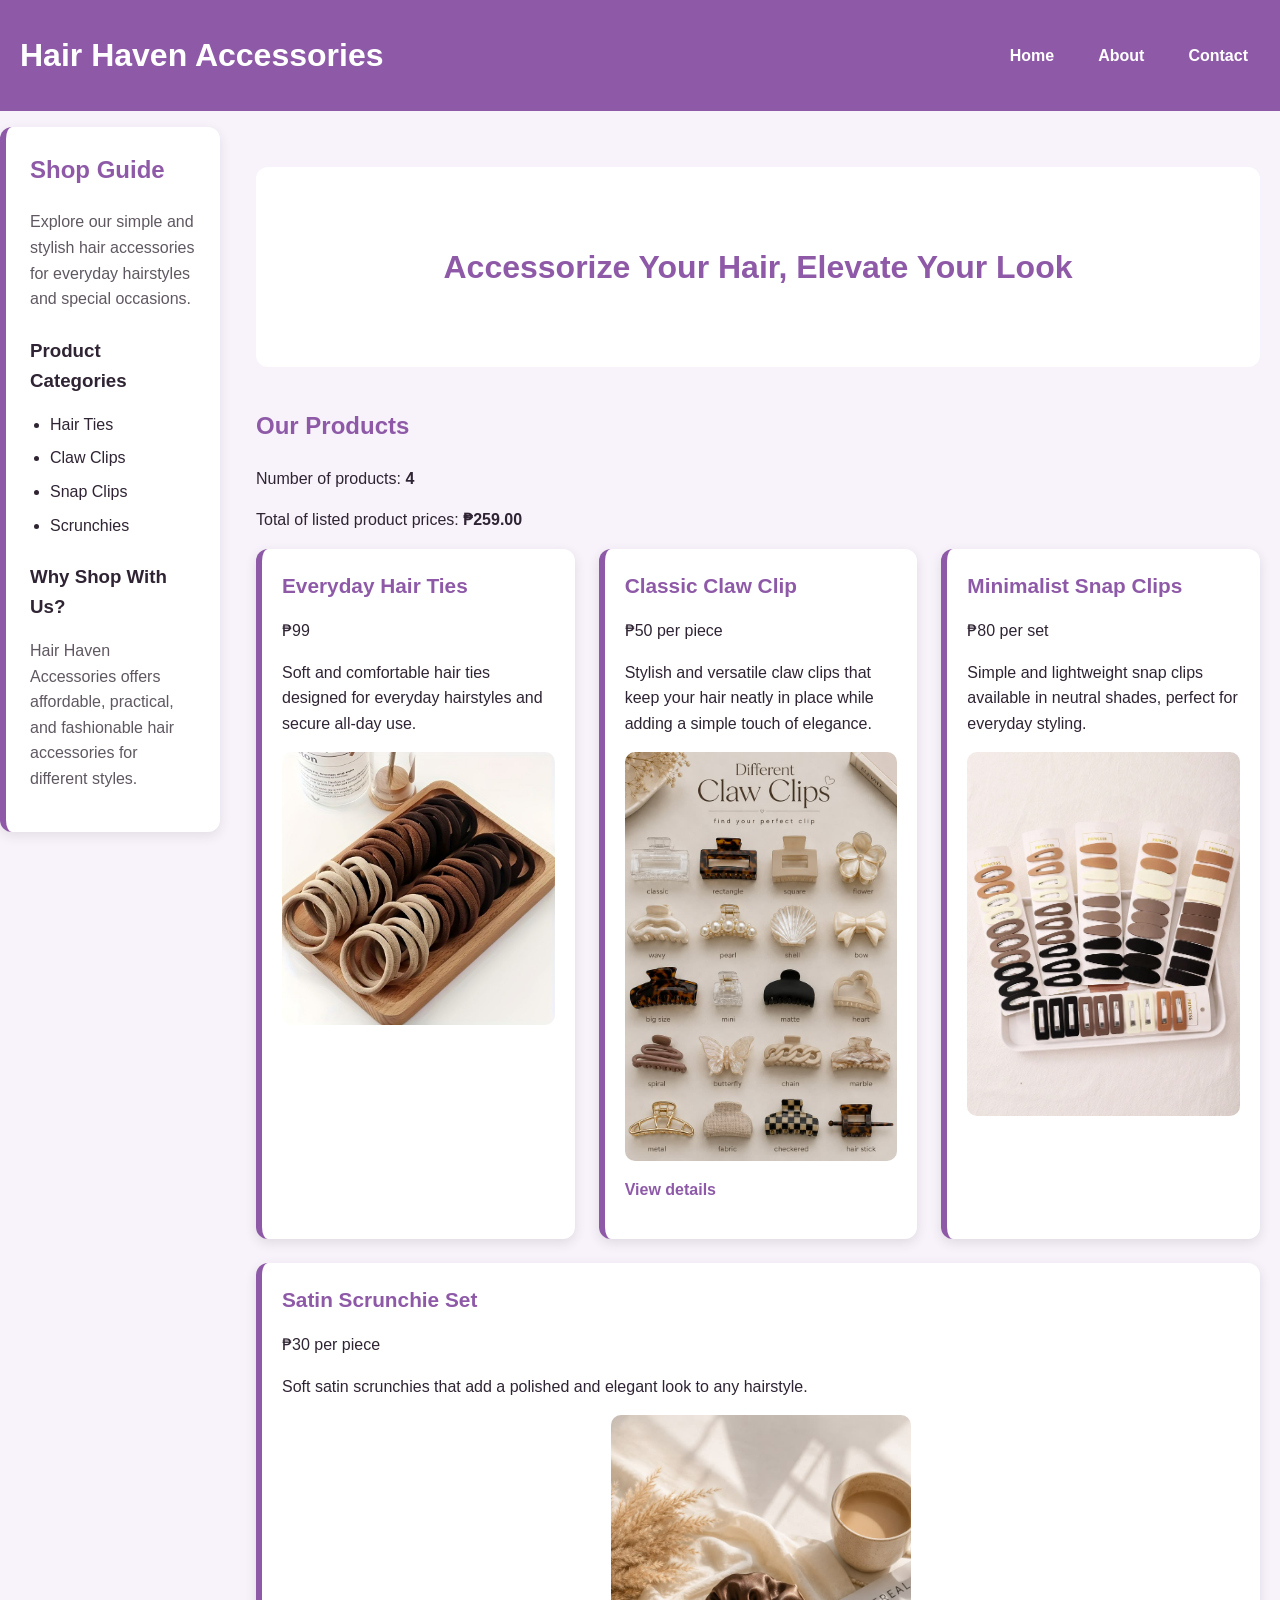
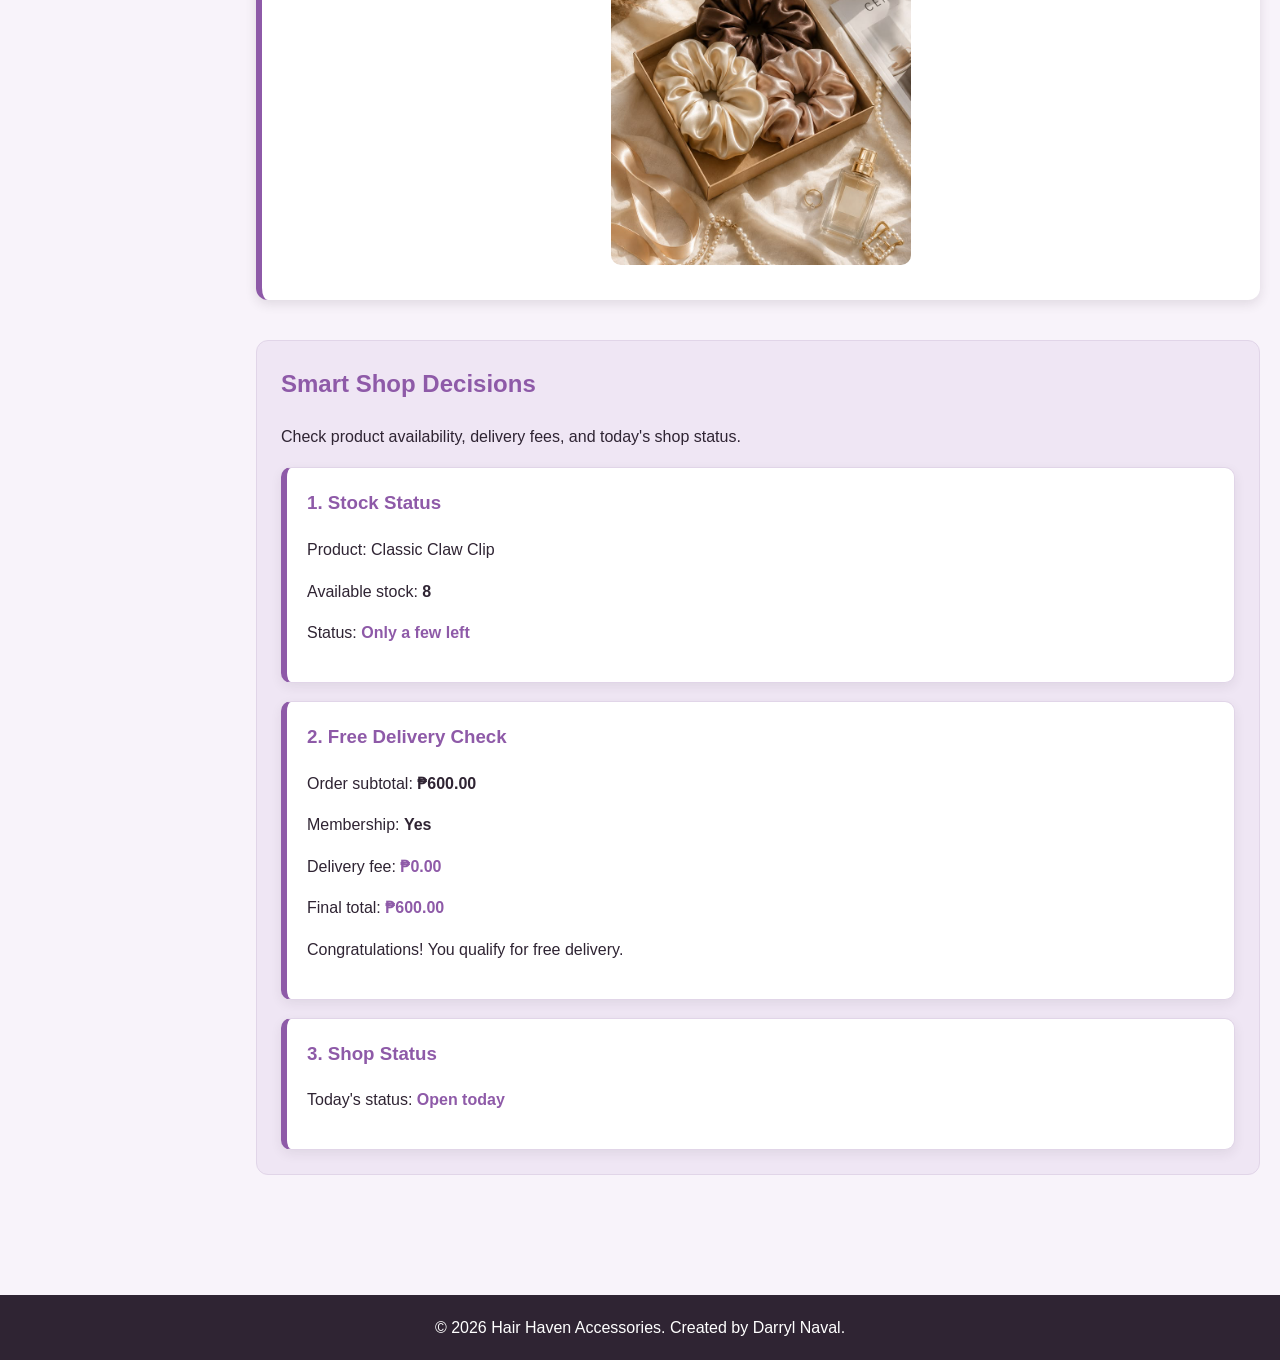
<file: index.html>
<!DOCTYPE html>
<html lang="en">
<head>
    <meta charset="UTF-8">
    <meta name="viewport" content="width=device-width, initial-scale=1.0">
    <title>Hair Haven Accessories</title>
    <link rel="stylesheet" href="style.css">
</head>
<body>
    <div class="page">

        <!-- HEADER -->
        <header>
            <h1 id="shopName">Hair Haven Accessories</h1>
            <nav>
                <ul>
                    <li><a href="index.html">Home</a></li>
                    <li><a href="about.html">About</a></li>
                    <li><a href="contact.html">Contact</a></li>
                </ul>
            </nav>
        </header>

        <!-- SIDEBAR -->
        <aside>
            <h2>Shop Guide</h2>
            <p>
                Explore our simple and stylish hair accessories for
                everyday hairstyles and special occasions.
            </p>

            <h3>Product Categories</h3>
            <ul>
                <li>Hair Ties</li>
                <li>Claw Clips</li>
                <li>Snap Clips</li>
                <li>Scrunchies</li>
            </ul>

            <h3>Why Shop With Us?</h3>
            <p>
                Hair Haven Accessories offers affordable, practical,
                and fashionable hair accessories for different styles.
            </p>
        </aside>

        <!-- MAIN CONTENT -->
        <main>
            <section class="hero-section">
                <h2>Accessorize Your Hair, Elevate Your Look</h2>
            </section>

            <!-- PRODUCTS -->
            <section class="products-section">
                <h2>Our Products</h2>

                <p>
                    Number of products:
                    <strong id="productCount">0</strong>
                </p>

                <p>
                    Total of listed product prices:
                    <strong id="productTotal">₱0.00</strong>
                </p>

                <div class="product-grid">

                    <article class="product-card" data-price="99">
                        <h3>Everyday Hair Ties</h3>
                        <p>₱99</p>
                        <p>
                            Soft and comfortable hair ties designed for
                            everyday hairstyles and secure all-day use.
                        </p>
                        <img
                            src="hairtie.jpg"
                            alt="Neutral-colored fabric hair ties arranged on a wooden tray"
                            width="300"
                        >
                    </article>

                    <article class="product-card" data-price="50">
                        <h3>Classic Claw Clip</h3>
                        <p>₱50 per piece</p>
                        <p>
                            Stylish and versatile claw clips that keep your
                            hair neatly in place while adding a simple touch
                            of elegance.
                        </p>
                        <img
                            src="clamp.jpg"
                            alt="Collection of neutral-colored claw clips"
                            width="300"
                        >
                        <p>
                            <a href="products/classic-claw-clip.html">
                                View details
                            </a>
                        </p>
                    </article>

                    <article class="product-card" data-price="80">
                        <h3>Minimalist Snap Clips</h3>
                        <p>₱80 per set</p>
                        <p>
                            Simple and lightweight snap clips available in
                            neutral shades, perfect for everyday styling.
                        </p>
                        <img
                            src="snapclip.jpg"
                            alt="Set of neutral-colored snap hair clips"
                            width="300"
                        >
                    </article>

                    <article class="product-card" data-price="30">
                        <h3>Satin Scrunchie Set</h3>
                        <p>₱30 per piece</p>
                        <p>
                            Soft satin scrunchies that add a polished and
                            elegant look to any hairstyle.
                        </p>
                        <img
                            src="scrunchies.jpg"
                            alt="Satin scrunchies in cream, beige, and brown"
                            width="300"
                        >
                    </article>

                </div>
            </section>

            <!-- ACTIVITY 8.4: SHOP DECISIONS -->
            <section class="shop-decisions">
                <h2>Smart Shop Decisions</h2>
                <p>
                    Check product availability, delivery fees, and
                    today's shop status.
                </p>

                <!-- DECISION 1: STOCK STATUS -->
                <article class="decision-card">
                    <h3>1. Stock Status</h3>
                    <p>
                        Product: Classic Claw Clip
                    </p>
                    <p>
                        Available stock:
                        <strong id="stockCount">0</strong>
                    </p>
                    <p>
                        Status:
                        <strong id="stockStatus">Checking stock...</strong>
                    </p>
                </article>

                <!-- DECISION 2: FREE DELIVERY -->
                <article class="decision-card">
                    <h3>2. Free Delivery Check</h3>
                    <p>
                        Order subtotal:
                        <strong id="orderTotal">₱0.00</strong>
                    </p>
                    <p>
                        Membership:
                        <strong id="memberStatus">Checking...</strong>
                    </p>
                    <p>
                        Delivery fee:
                        <strong id="deliveryFee">₱0.00</strong>
                    </p>
                    <p>
                        Final total:
                        <strong id="finalTotal">₱0.00</strong>
                    </p>
                    <p id="deliveryMessage"></p>
                </article>

                <!-- DECISION 3: SHOP STATUS -->
                <article class="decision-card">
                    <h3>3. Shop Status</h3>
                    <p>
                        Today's status:
                        <strong id="shopStatus">Checking...</strong>
                    </p>
                </article>
            </section>
        </main>

        <!-- FOOTER -->
        <footer>
            <p id="copyright">
                © 2026 Hair Haven Accessories. Created by Darryl Naval.
            </p>
        </footer>

    </div>

    <script src="script.js"></script>
</body>
</html>
</file>
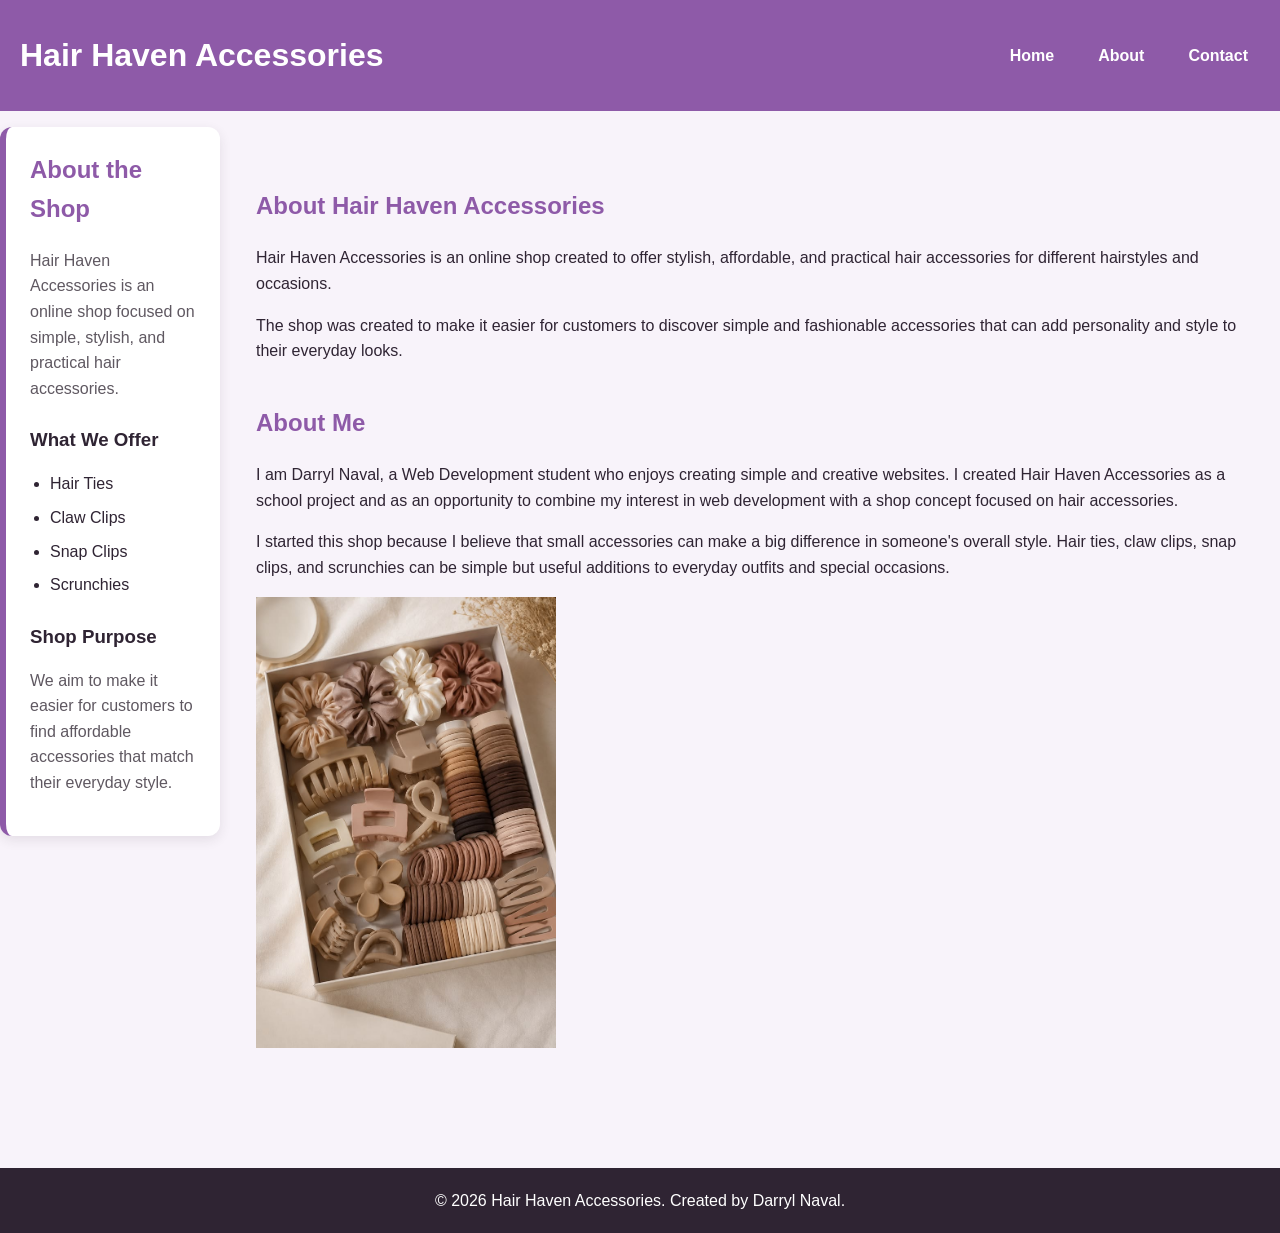
<file: about.html>
<!DOCTYPE html>
<html lang="en">
<head>
    <meta charset="UTF-8">
    <meta name="viewport" content="width=device-width, initial-scale=1.0">
    <title>About | Hair Haven Accessories</title>
    <link rel="stylesheet" href="style.css">
</head>
<body>
    <div class="page">

        <header>
            <h1 id="shopName">Hair Haven Accessories</h1>
            <nav>
                <ul>
                    <li><a href="index.html">Home</a></li>
                    <li><a href="about.html">About</a></li>
                    <li><a href="contact.html">Contact</a></li>
                </ul>
            </nav>
        </header>

        <aside>
            <h2>About the Shop</h2>
            <p>
                Hair Haven Accessories is an online shop focused on
                simple, stylish, and practical hair accessories.
            </p>

            <h3>What We Offer</h3>
            <ul>
                <li>Hair Ties</li>
                <li>Claw Clips</li>
                <li>Snap Clips</li>
                <li>Scrunchies</li>
            </ul>

            <h3>Shop Purpose</h3>
            <p>
                We aim to make it easier for customers to find affordable
                accessories that match their everyday style.
            </p>
        </aside>

        <main>
            <section>
                <h2>About Hair Haven Accessories</h2>
                <p>
                    Hair Haven Accessories is an online shop created to offer
                    stylish, affordable, and practical hair accessories for
                    different hairstyles and occasions.
                </p>
                <p>
                    The shop was created to make it easier for customers to
                    discover simple and fashionable accessories that can add
                    personality and style to their everyday looks.
                </p>
            </section>

            <section>
                <h2>About Me</h2>
                <p>
                    I am Darryl Naval, a Web Development student who enjoys
                    creating simple and creative websites. I created Hair Haven
                    Accessories as a school project and as an opportunity to
                    combine my interest in web development with a shop concept
                    focused on hair accessories.
                </p>
                <p>
                    I started this shop because I believe that small accessories
                    can make a big difference in someone's overall style. Hair
                    ties, claw clips, snap clips, and scrunchies can be simple
                    but useful additions to everyday outfits and special
                    occasions.
                </p>
                <img
                    src="hair.jpg"
                    alt="Stylish hair accessories from Hair Haven Accessories"
                    width="300"
                >
            </section>
        </main>

        <footer>
            <p id="copyright">
                © 2026 Hair Haven Accessories. Created by Darryl Naval.
            </p>
        </footer>

    </div>

    <script src="script.js"></script>
</body>
</html>
</file>
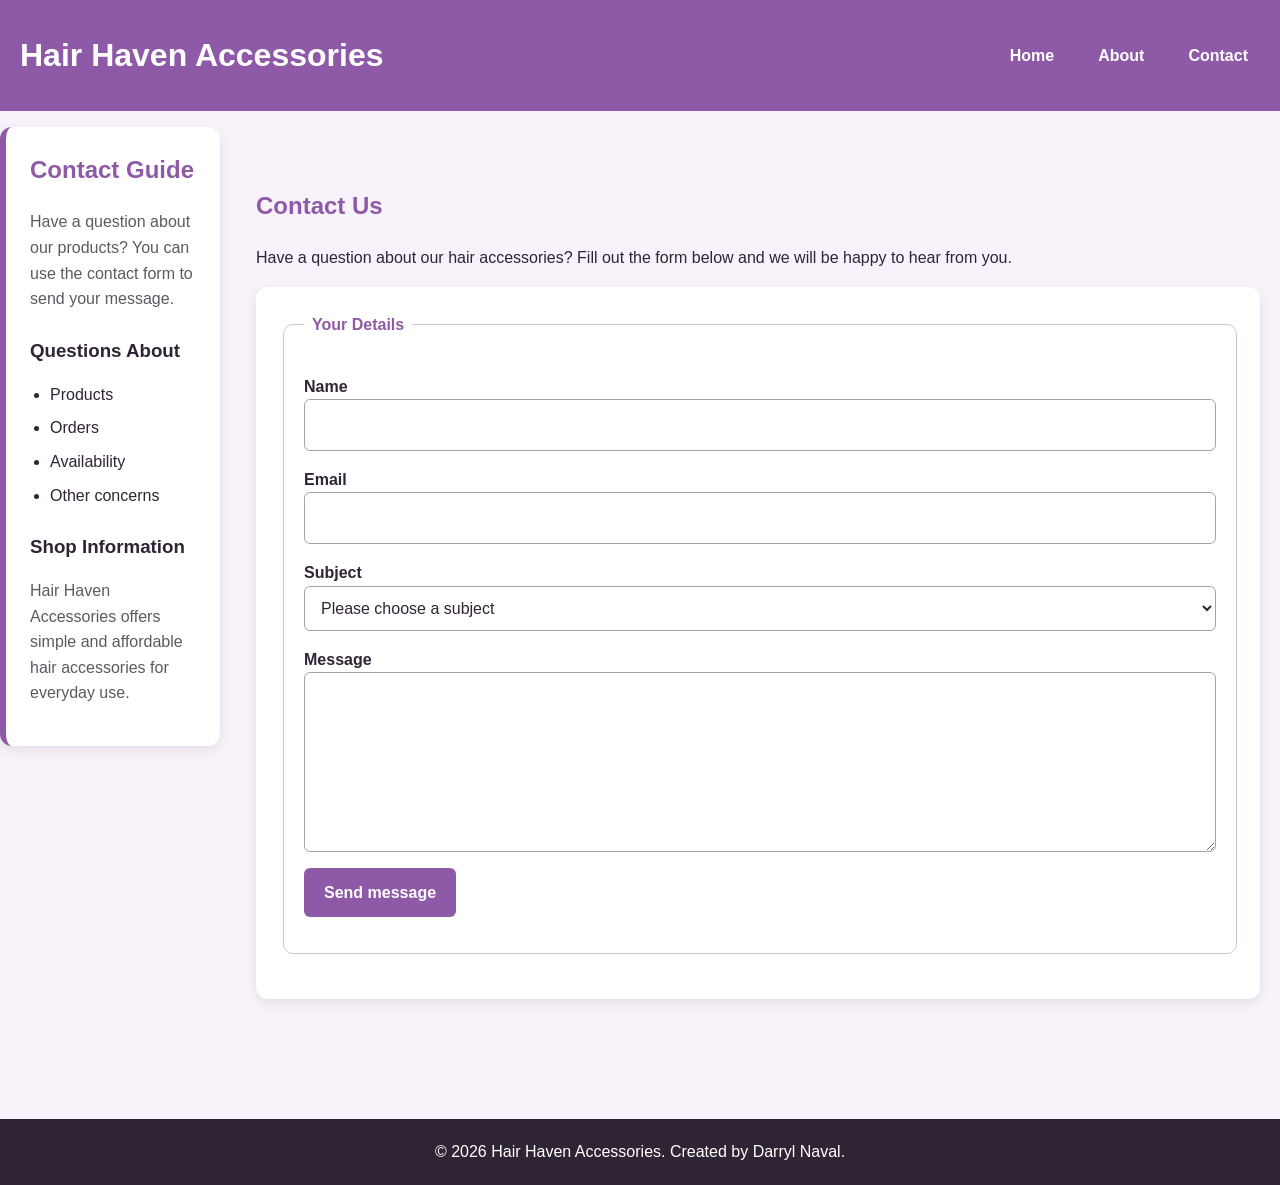
<file: contact.html>
<!DOCTYPE html>
<html lang="en">
<head>
    <meta charset="UTF-8">
    <meta name="viewport" content="width=device-width, initial-scale=1.0">
    <title>Contact | Hair Haven Accessories</title>
    <link rel="stylesheet" href="style.css">
</head>
<body>
    <div class="page">

        <header>
            <h1 id="shopName">Hair Haven Accessories</h1>
            <nav>
                <ul>
                    <li><a href="index.html">Home</a></li>
                    <li><a href="about.html">About</a></li>
                    <li><a href="contact.html">Contact</a></li>
                </ul>
            </nav>
        </header>

        <aside>
            <h2>Contact Guide</h2>
            <p>
                Have a question about our products? You can use the
                contact form to send your message.
            </p>

            <h3>Questions About</h3>
            <ul>
                <li>Products</li>
                <li>Orders</li>
                <li>Availability</li>
                <li>Other concerns</li>
            </ul>

            <h3>Shop Information</h3>
            <p>
                Hair Haven Accessories offers simple and affordable
                hair accessories for everyday use.
            </p>
        </aside>

        <main>
            <section>
                <h2>Contact Us</h2>
                <p>
                    Have a question about our hair accessories?
                    Fill out the form below and we will be happy to hear from you.
                </p>

                <form id="contactForm">
                    <fieldset>
                        <legend>Your Details</legend>

                        <p>
                            <label for="name">Name</label><br>
                            <input
                                type="text"
                                id="name"
                                name="name"
                                required
                            >
                        </p>

                        <p>
                            <label for="email">Email</label><br>
                            <input
                                type="email"
                                id="email"
                                name="email"
                                required
                            >
                        </p>

                        <p>
                            <label for="subject">Subject</label><br>
                            <select id="subject" name="subject" required>
                                <option value="">Please choose a subject</option>
                                <option value="product-question">Product Question</option>
                                <option value="order-status">Order Status</option>
                                <option value="product-availability">Product Availability</option>
                                <option value="other">Something Else</option>
                            </select>
                        </p>

                        <p>
                            <label for="message">Message</label><br>
                            <textarea
                                id="message"
                                name="message"
                                rows="6"
                                required
                            ></textarea>
                        </p>

                        <p>
                            <button type="submit">Send message</button>
                        </p>
                    </fieldset>
                </form>

                <p id="successMessage" hidden>
                    Your message has been sent successfully!
                </p>
            </section>
        </main>

        <footer>
            <p id="copyright">
                © 2026 Hair Haven Accessories. Created by Darryl Naval.
            </p>
        </footer>

    </div>

    <script src="script.js"></script>
</body>
</html>
</file>
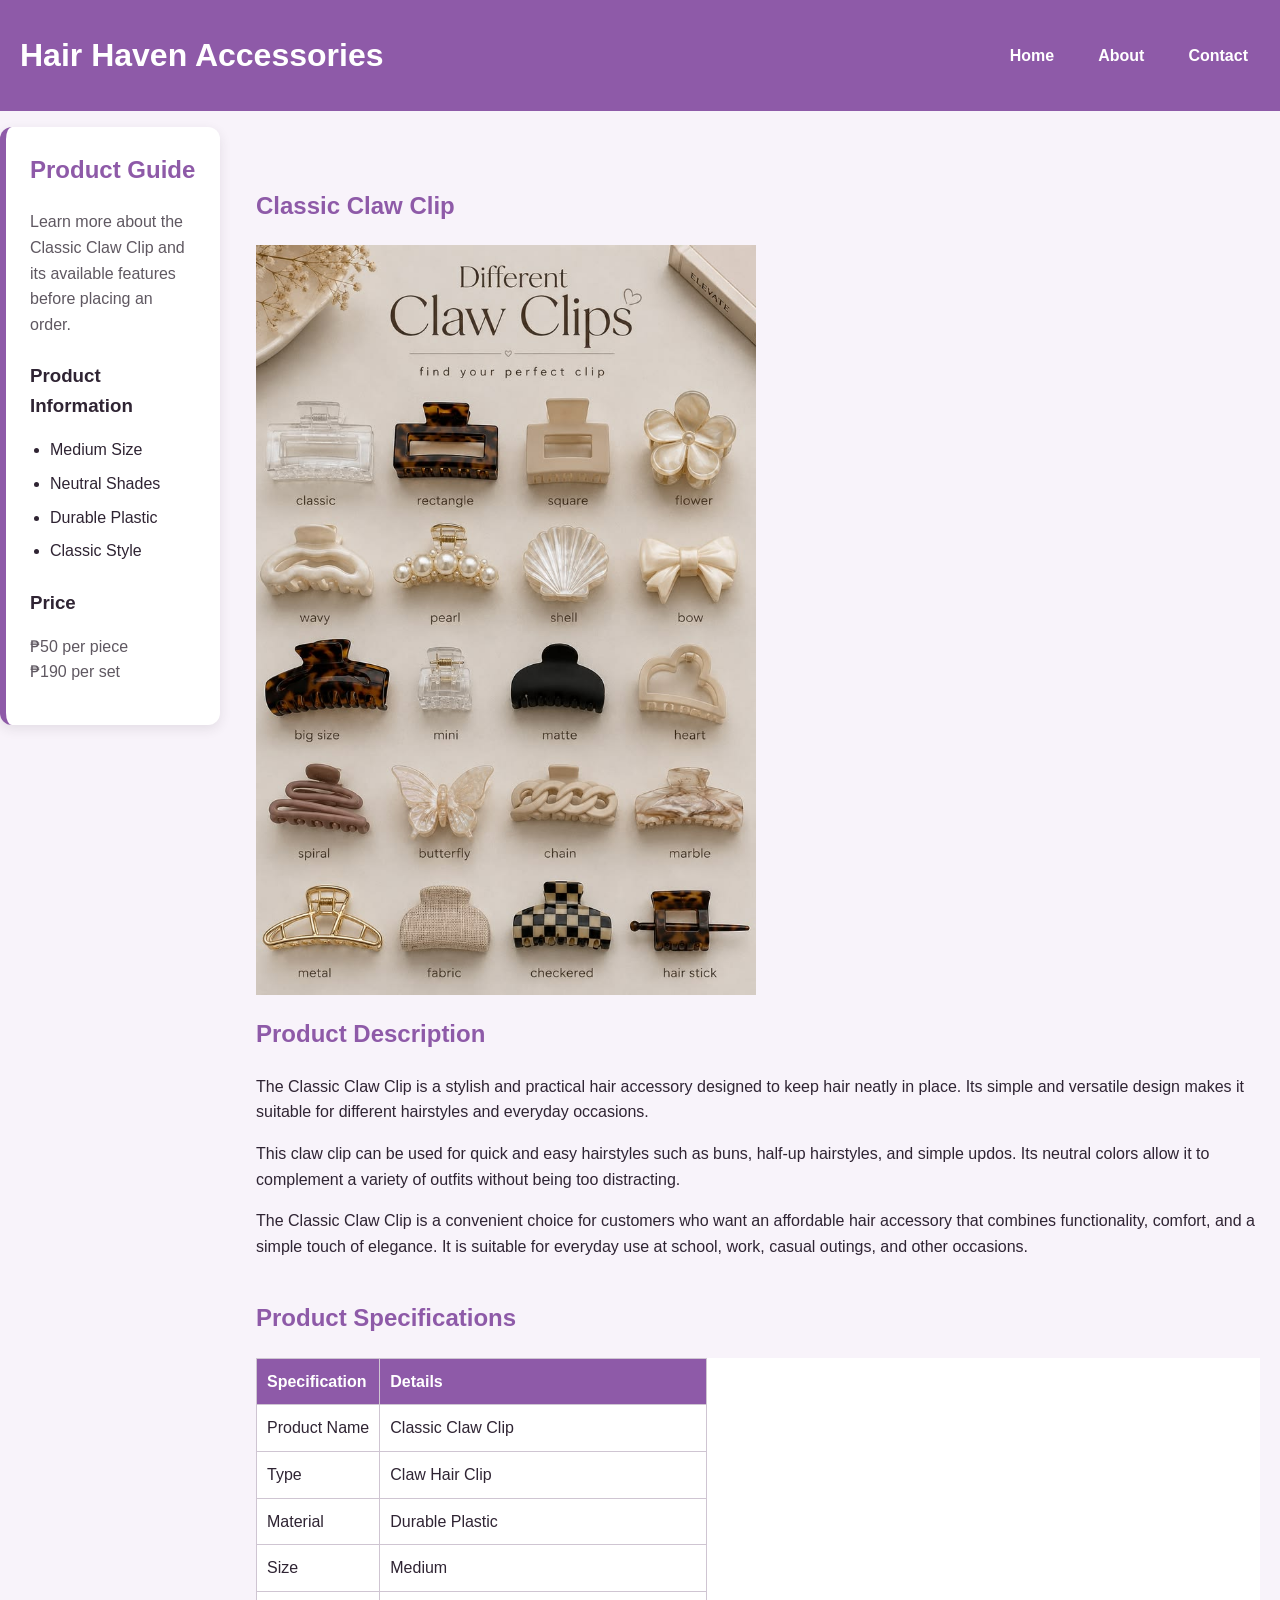
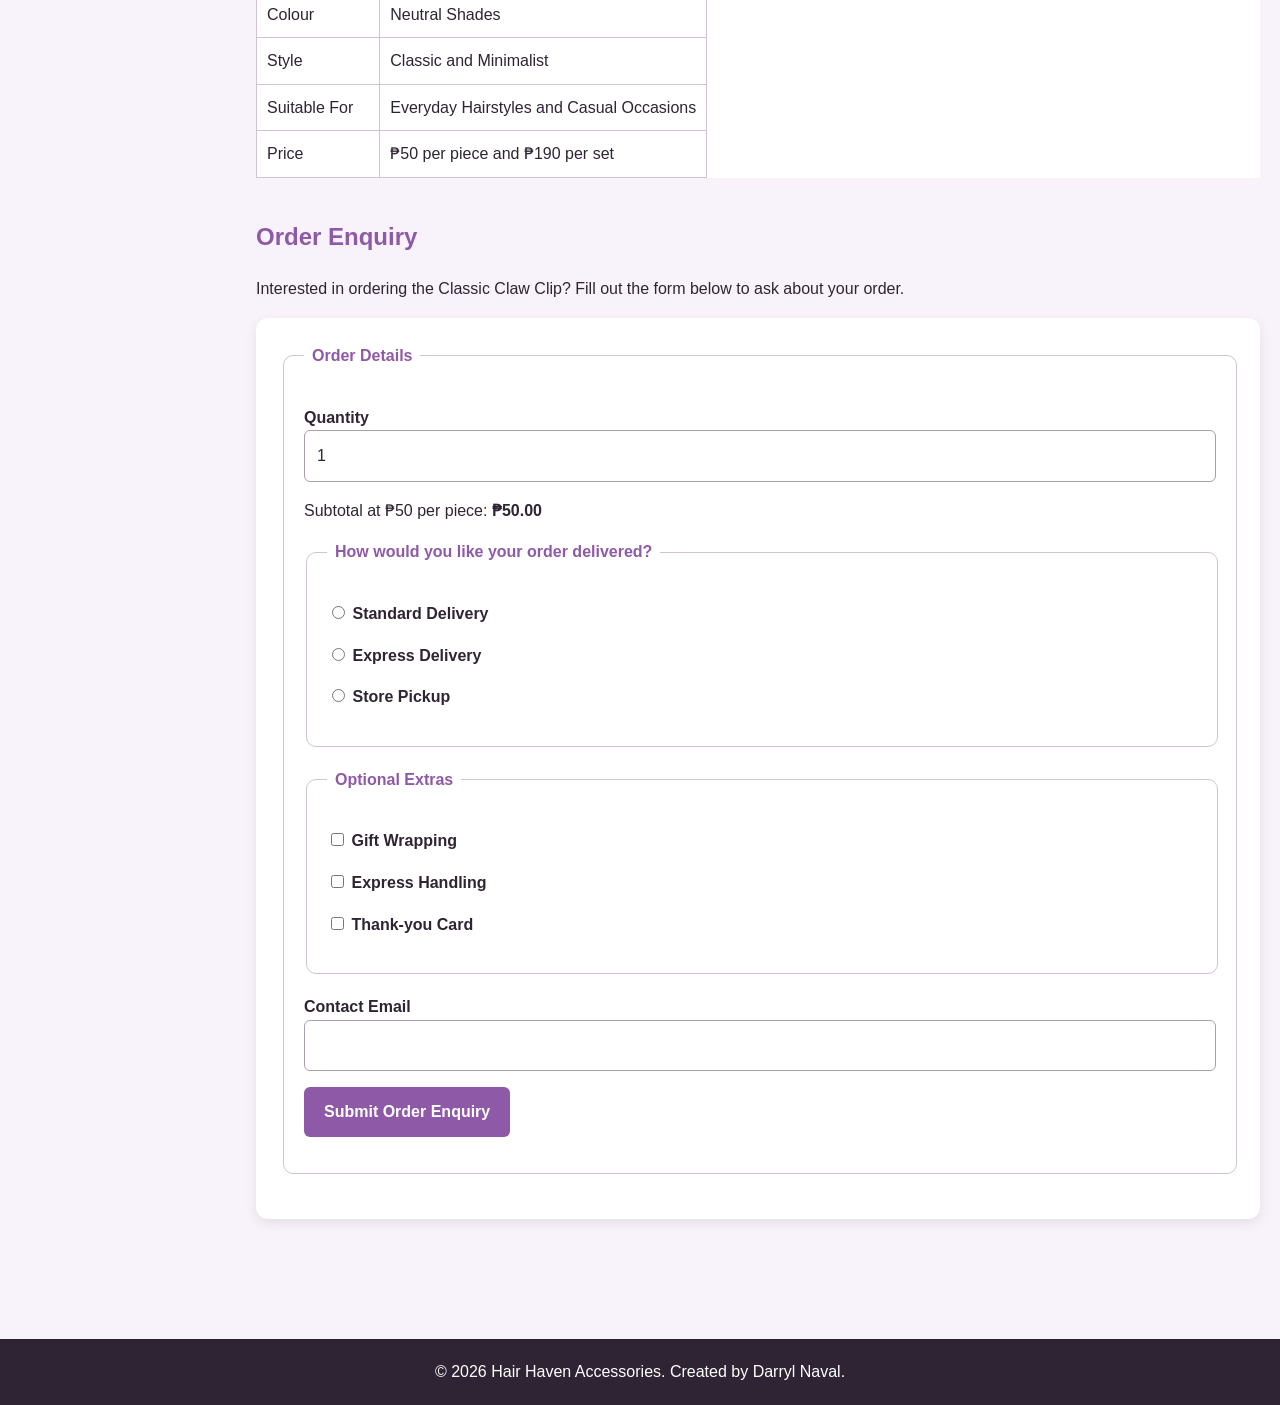
<file: products/classic-claw-clip.html>
<!DOCTYPE html>
<html lang="en">
<head>
    <meta charset="UTF-8">
    <meta name="viewport" content="width=device-width, initial-scale=1.0">
    <title>Classic Claw Clip | Hair Haven Accessories</title>
    <link rel="stylesheet" href="../style.css">
</head>
<body>
    <div class="page">

        <header>
            <h1 id="shopName">Hair Haven Accessories</h1>
            <nav>
                <ul>
                    <li><a href="../index.html">Home</a></li>
                    <li><a href="../about.html">About</a></li>
                    <li><a href="../contact.html">Contact</a></li>
                </ul>
            </nav>
        </header>

        <aside>
            <h2>Product Guide</h2>
            <p>
                Learn more about the Classic Claw Clip and its
                available features before placing an order.
            </p>

            <h3>Product Information</h3>
            <ul>
                <li>Medium Size</li>
                <li>Neutral Shades</li>
                <li>Durable Plastic</li>
                <li>Classic Style</li>
            </ul>

            <h3>Price</h3>
            <p>
                ₱50 per piece<br>
                ₱190 per set
            </p>
        </aside>

        <main>
            <section>
                <h2>Classic Claw Clip</h2>

                <img
                    src="../clamp.jpg"
                    alt="Classic claw clips in different neutral colors and designs"
                    width="500"
                >

                <h2>Product Description</h2>
                <p>
                    The Classic Claw Clip is a stylish and practical hair
                    accessory designed to keep hair neatly in place. Its simple
                    and versatile design makes it suitable for different
                    hairstyles and everyday occasions.
                </p>
                <p>
                    This claw clip can be used for quick and easy hairstyles
                    such as buns, half-up hairstyles, and simple updos. Its
                    neutral colors allow it to complement a variety of outfits
                    without being too distracting.
                </p>
                <p>
                    The Classic Claw Clip is a convenient choice for customers
                    who want an affordable hair accessory that combines
                    functionality, comfort, and a simple touch of elegance.
                    It is suitable for everyday use at school, work, casual
                    outings, and other occasions.
                </p>
            </section>

            <section>
                <h2>Product Specifications</h2>

                <table>
                    <tr>
                        <th>Specification</th>
                        <th>Details</th>
                    </tr>
                    <tr>
                        <td>Product Name</td>
                        <td>Classic Claw Clip</td>
                    </tr>
                    <tr>
                        <td>Type</td>
                        <td>Claw Hair Clip</td>
                    </tr>
                    <tr>
                        <td>Material</td>
                        <td>Durable Plastic</td>
                    </tr>
                    <tr>
                        <td>Size</td>
                        <td>Medium</td>
                    </tr>
                    <tr>
                        <td>Colour</td>
                        <td>Neutral Shades</td>
                    </tr>
                    <tr>
                        <td>Style</td>
                        <td>Classic and Minimalist</td>
                    </tr>
                    <tr>
                        <td>Suitable For</td>
                        <td>Everyday Hairstyles and Casual Occasions</td>
                    </tr>
                    <tr>
                        <td>Price</td>
                        <td>₱50 per piece and ₱190 per set</td>
                    </tr>
                </table>
            </section>

            <section>
                <h2>Order Enquiry</h2>
                <p>
                    Interested in ordering the Classic Claw Clip?
                    Fill out the form below to ask about your order.
                </p>

                <form id="orderForm">
                    <fieldset>
                        <legend>Order Details</legend>

                        <p>
                            <label for="quantity">Quantity</label><br>
                            <input
                                type="number"
                                id="quantity"
                                name="quantity"
                                min="1"
                                max="20"
                                value="1"
                                required
                            >
                        </p>

                        <p>
                            Subtotal at ₱50 per piece:
                            <strong id="orderSubtotal">₱50.00</strong>
                        </p>

                        <fieldset>
                            <legend>How would you like your order delivered?</legend>

                            <p>
                                <input
                                    type="radio"
                                    id="standardDelivery"
                                    name="delivery"
                                    value="standard"
                                    required
                                >
                                <label for="standardDelivery">Standard Delivery</label>
                            </p>

                            <p>
                                <input
                                    type="radio"
                                    id="expressDelivery"
                                    name="delivery"
                                    value="express"
                                >
                                <label for="expressDelivery">Express Delivery</label>
                            </p>

                            <p>
                                <input
                                    type="radio"
                                    id="pickup"
                                    name="delivery"
                                    value="pickup"
                                >
                                <label for="pickup">Store Pickup</label>
                            </p>
                        </fieldset>

                        <fieldset>
                            <legend>Optional Extras</legend>

                            <p>
                                <input
                                    type="checkbox"
                                    id="giftWrapping"
                                    name="extras"
                                    value="gift-wrapping"
                                >
                                <label for="giftWrapping">Gift Wrapping</label>
                            </p>

                            <p>
                                <input
                                    type="checkbox"
                                    id="expressHandling"
                                    name="extras"
                                    value="express-handling"
                                >
                                <label for="expressHandling">Express Handling</label>
                            </p>

                            <p>
                                <input
                                    type="checkbox"
                                    id="thankYouCard"
                                    name="extras"
                                    value="thank-you-card"
                                >
                                <label for="thankYouCard">Thank-you Card</label>
                            </p>
                        </fieldset>

                        <p>
                            <label for="email">Contact Email</label><br>
                            <input
                                type="email"
                                id="email"
                                name="email"
                                required
                            >
                        </p>

                        <p>
                            <button type="submit">Submit Order Enquiry</button>
                        </p>
                    </fieldset>
                </form>

                <p id="orderSuccessMessage" hidden>
                    Your order enquiry has been sent successfully!
                </p>
            </section>
        </main>

        <footer>
            <p id="copyright">
                © 2026 Hair Haven Accessories. Created by Darryl Naval.
            </p>
        </footer>

    </div>

    <script src="../script.js"></script>
</body>
</html>
</file>
<file: style.css>
/* =========================================
   1. CSS VARIABLES
========================================= */

:root {
    --brand: #8e5aa8;
    --dark-ink: #2f2433;
    --muted-grey: #5f5861;
    --light-background: #f8f3fa;
    --white: #ffffff;
    --border: #e1d5e8;
}

/* =========================================
   2. BASE STYLES
========================================= */

* {
    box-sizing: border-box;
}

html {
    scroll-behavior: smooth;
}

body {
    margin: 0;
    font-family: Arial, Helvetica, sans-serif;
    line-height: 1.6;
    color: var(--dark-ink);
    background-color: var(--light-background);
    overflow-x: hidden;
}

img {
    display: block;
    max-width: 100%;
    height: auto;
}

a {
    overflow-wrap: anywhere;
}

h2 {
    color: var(--brand);
}

/* =========================================
   3. PAGE GRID WITH NAMED AREAS
========================================= */

.page {
    display: grid;
    grid-template-columns: 1fr;
    grid-template-areas:
        "masthead"
        "main"
        "side"
        "foot";
    gap: 16px;
    min-height: 100vh;
    width: 100%;
}

header {
    grid-area: masthead;
}

main {
    grid-area: main;
    min-width: 0;
}

aside {
    grid-area: side;
}

footer {
    grid-area: foot;
}

/* =========================================
   4. HEADER AND NAVIGATION
========================================= */

header {
    background-color: var(--brand);
    color: var(--white);
    padding: 24px 16px;
    display: flex;
    flex-direction: column;
    justify-content: center;
    align-items: center;
    gap: 16px;
    min-width: 0;
}

header h1 {
    margin: 0;
    font-size: 1.6rem;
    text-align: center;
    overflow-wrap: anywhere;
}

header nav {
    width: 100%;
}

header nav ul {
    display: flex;
    flex-wrap: wrap;
    justify-content: center;
    gap: 8px;
    list-style: none;
    padding: 0;
    margin: 0;
}

header nav li {
    margin: 0;
}

header nav a {
    display: block;
    color: var(--white);
    text-decoration: none;
    font-weight: bold;
    padding: 8px 10px;
}

header nav a:hover {
    text-decoration: underline;
}

/* =========================================
   5. SIDEBAR
========================================= */

aside {
    background-color: var(--white);
    border-left: 6px solid var(--brand);
    border-radius: 12px;
    padding: 20px 16px;
    margin: 0 16px;
    min-width: 0;
    box-shadow: 0 4px 12px rgba(47, 36, 51, 0.10);
}

aside h2 {
    color: var(--brand);
    margin-top: 0;
}

aside h3 {
    color: var(--dark-ink);
    margin-top: 24px;
    margin-bottom: 8px;
}

aside p {
    color: var(--muted-grey);
    overflow-wrap: anywhere;
}

aside ul {
    padding-left: 20px;
    margin-bottom: 0;
}

aside li {
    margin-bottom: 8px;
}

/* =========================================
   6. MAIN CONTENT
========================================= */

main {
    width: 100%;
    padding: 24px 16px;
}

section {
    margin-bottom: 40px;
    min-width: 0;
}

section h2 {
    margin-bottom: 20px;
    overflow-wrap: anywhere;
}

/* =========================================
   6.1 HERO SECTION
========================================= */

.hero-section {
    min-height: 180px;
    display: flex;
    justify-content: center;
    align-items: center;
    text-align: center;
    padding: 20px;
    background-color: var(--white);
    border-radius: 12px;
}

.hero-section h2 {
    color: var(--brand);
    margin: 0;
    font-size: 1.7rem;
    overflow-wrap: anywhere;
}

/* =========================================
   7. PRODUCT GRID — FLEXBOX
========================================= */

.product-grid {
    display: flex;
    flex-wrap: wrap;
    gap: 20px;
    width: 100%;
    min-width: 0;
}

.product-card {
    flex: 1 1 100%;
    min-width: 0;
    background-color: var(--white);
    border-radius: 12px;
    border-left: 6px solid var(--brand);
    padding: 20px;
    box-shadow: 0 4px 12px rgba(47, 36, 51, 0.12);
}

.product-card h3 {
    color: var(--brand);
    font-size: 1.3rem;
    margin-top: 0;
    margin-bottom: 10px;
    overflow-wrap: anywhere;
}

.product-card p {
    color: var(--dark-ink);
    overflow-wrap: anywhere;
}

.product-card img {
    width: 100%;
    max-width: 300px;
    height: auto;
    margin: 15px auto;
    border-radius: 10px;
}

.product-card a {
    color: var(--brand);
    font-weight: bold;
    text-decoration: none;
}

.product-card a:hover {
    text-decoration: underline;
}

/* =========================================
   8. ACTIVITY 8.4 — SHOP DECISIONS
========================================= */

.shop-decisions {
    padding: 24px;
    background-color: #efe6f4;
    border-radius: 12px;
    border: 1px solid var(--border);
}

.shop-decisions > h2 {
    margin-top: 0;
}

.decision-card {
    background-color: var(--white);
    border: 1px solid var(--border);
    border-left: 6px solid var(--brand);
    border-radius: 10px;
    padding: 20px;
    margin-top: 18px;
    box-shadow: 0 4px 12px rgba(47, 36, 51, 0.08);
}

.decision-card h3 {
    color: var(--brand);
    margin-top: 0;
}

.decision-card p {
    overflow-wrap: anywhere;
}

.decision-card strong {
    color: var(--dark-ink);
}

#stockStatus,
#deliveryFee,
#finalTotal,
#shopStatus {
    color: var(--brand);
    font-weight: bold;
}

/* =========================================
   9. CONTACT AND ORDER FORMS
========================================= */

form {
    width: 100%;
    max-width: 100%;
    background-color: var(--white);
    padding: 16px;
    border-radius: 12px;
    box-shadow: 0 4px 12px rgba(47, 36, 51, 0.10);
}

fieldset {
    width: 100%;
    min-width: 0;
    border: 1px solid #cfc5d2;
    border-radius: 10px;
    padding: 16px;
    margin-bottom: 20px;
}

legend {
    color: var(--brand);
    font-weight: bold;
    padding: 0 8px;
    max-width: 100%;
    overflow-wrap: anywhere;
}

label {
    font-weight: bold;
    overflow-wrap: anywhere;
}

input,
select,
textarea {
    display: block;
    width: 100%;
    max-width: 100%;
    padding: 12px;
    border: 1px solid #a99fac;
    border-radius: 6px;
    font: inherit;
    color: var(--dark-ink);
    background-color: var(--white);
}

input[type="checkbox"],
input[type="radio"] {
    display: inline-block;
    width: auto;
}

textarea {
    resize: vertical;
}

input:focus,
textarea:focus,
select:focus {
    outline: 3px solid var(--brand);
    outline-offset: 2px;
}

/* =========================================
   10. BUTTONS
========================================= */

button {
    background-color: var(--brand);
    color: var(--white);
    padding: 12px 20px;
    border: none;
    border-radius: 6px;
    cursor: pointer;
    font: inherit;
    font-weight: bold;
    max-width: 100%;
}

button:hover {
    opacity: 0.9;
}

button:focus {
    outline: 3px solid var(--brand);
    outline-offset: 2px;
}

/* =========================================
   11. PRODUCT TABLES
========================================= */

table {
    width: 100%;
    border-collapse: collapse;
    background-color: var(--white);
    display: block;
    overflow-x: auto;
}

th,
td {
    padding: 10px;
    border: 1px solid #cfc5d2;
    text-align: left;
}

th {
    background-color: var(--brand);
    color: var(--white);
}

/* =========================================
   12. FOOTER
========================================= */

footer {
    background-color: var(--dark-ink);
    color: var(--white);
    text-align: center;
    padding: 20px 16px;
    margin-top: 24px;
    min-width: 0;
}

footer p {
    margin: 0;
    overflow-wrap: anywhere;
}

/* =========================================
   13. TABLET AND DESKTOP
========================================= */

@media (min-width: 700px) {
    .page {
        grid-template-columns: 220px minmax(0, 1fr);
        grid-template-areas:
            "masthead masthead"
            "side main"
            "foot foot";
    }

    header {
        flex-direction: row;
        justify-content: space-between;
        align-items: center;
        padding: 30px 20px;
    }

    header h1 {
        font-size: 2rem;
        text-align: left;
    }

    header nav {
        width: auto;
    }

    header nav ul {
        justify-content: flex-end;
        gap: 20px;
    }

    header nav a {
        padding: 8px 12px;
    }

    aside {
        margin: 0;
        padding: 24px;
        align-self: start;
    }

    main {
        padding: 40px 20px;
    }

    .hero-section {
        min-height: 200px;
    }

    .hero-section h2 {
        font-size: 2rem;
    }

    .product-grid {
        gap: 24px;
    }

    .product-card {
        flex: 1 1 240px;
    }

    form {
        padding: 25px;
    }

    fieldset {
        padding: 20px;
    }
}
</file>
